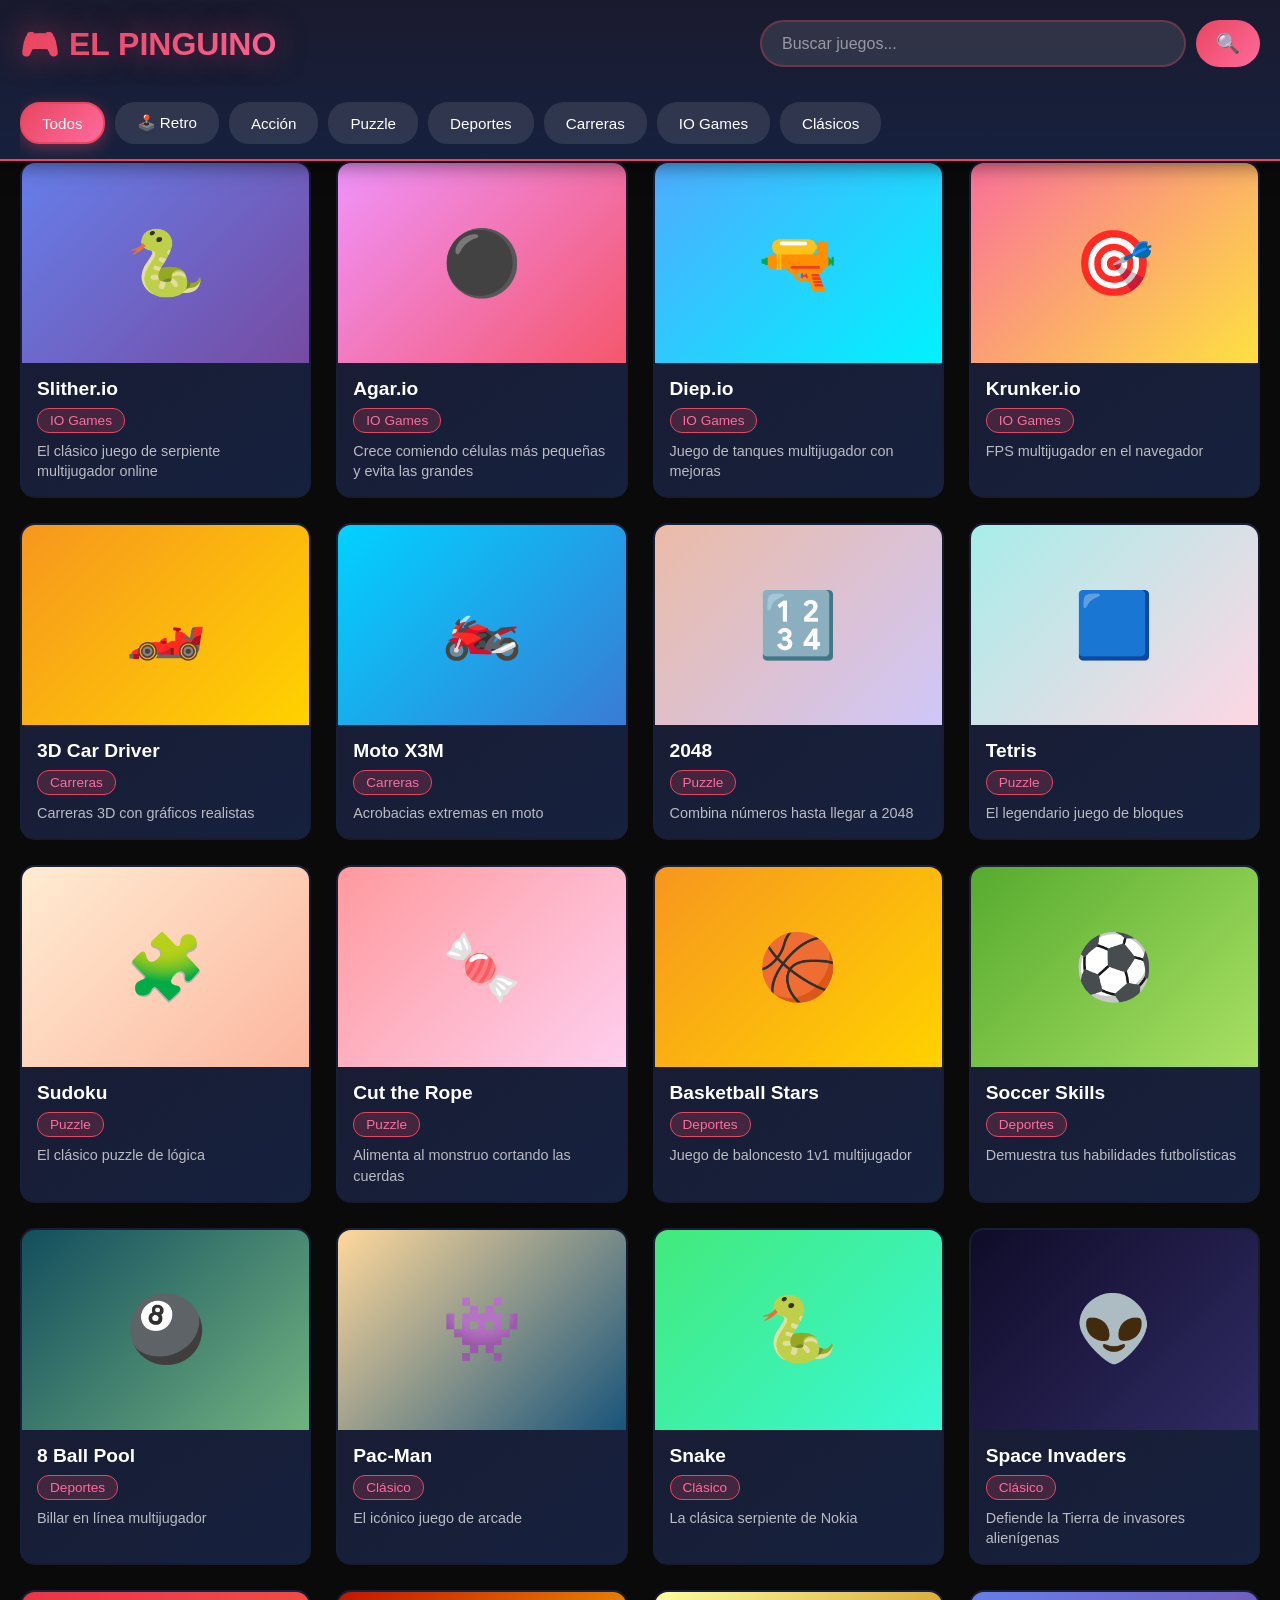
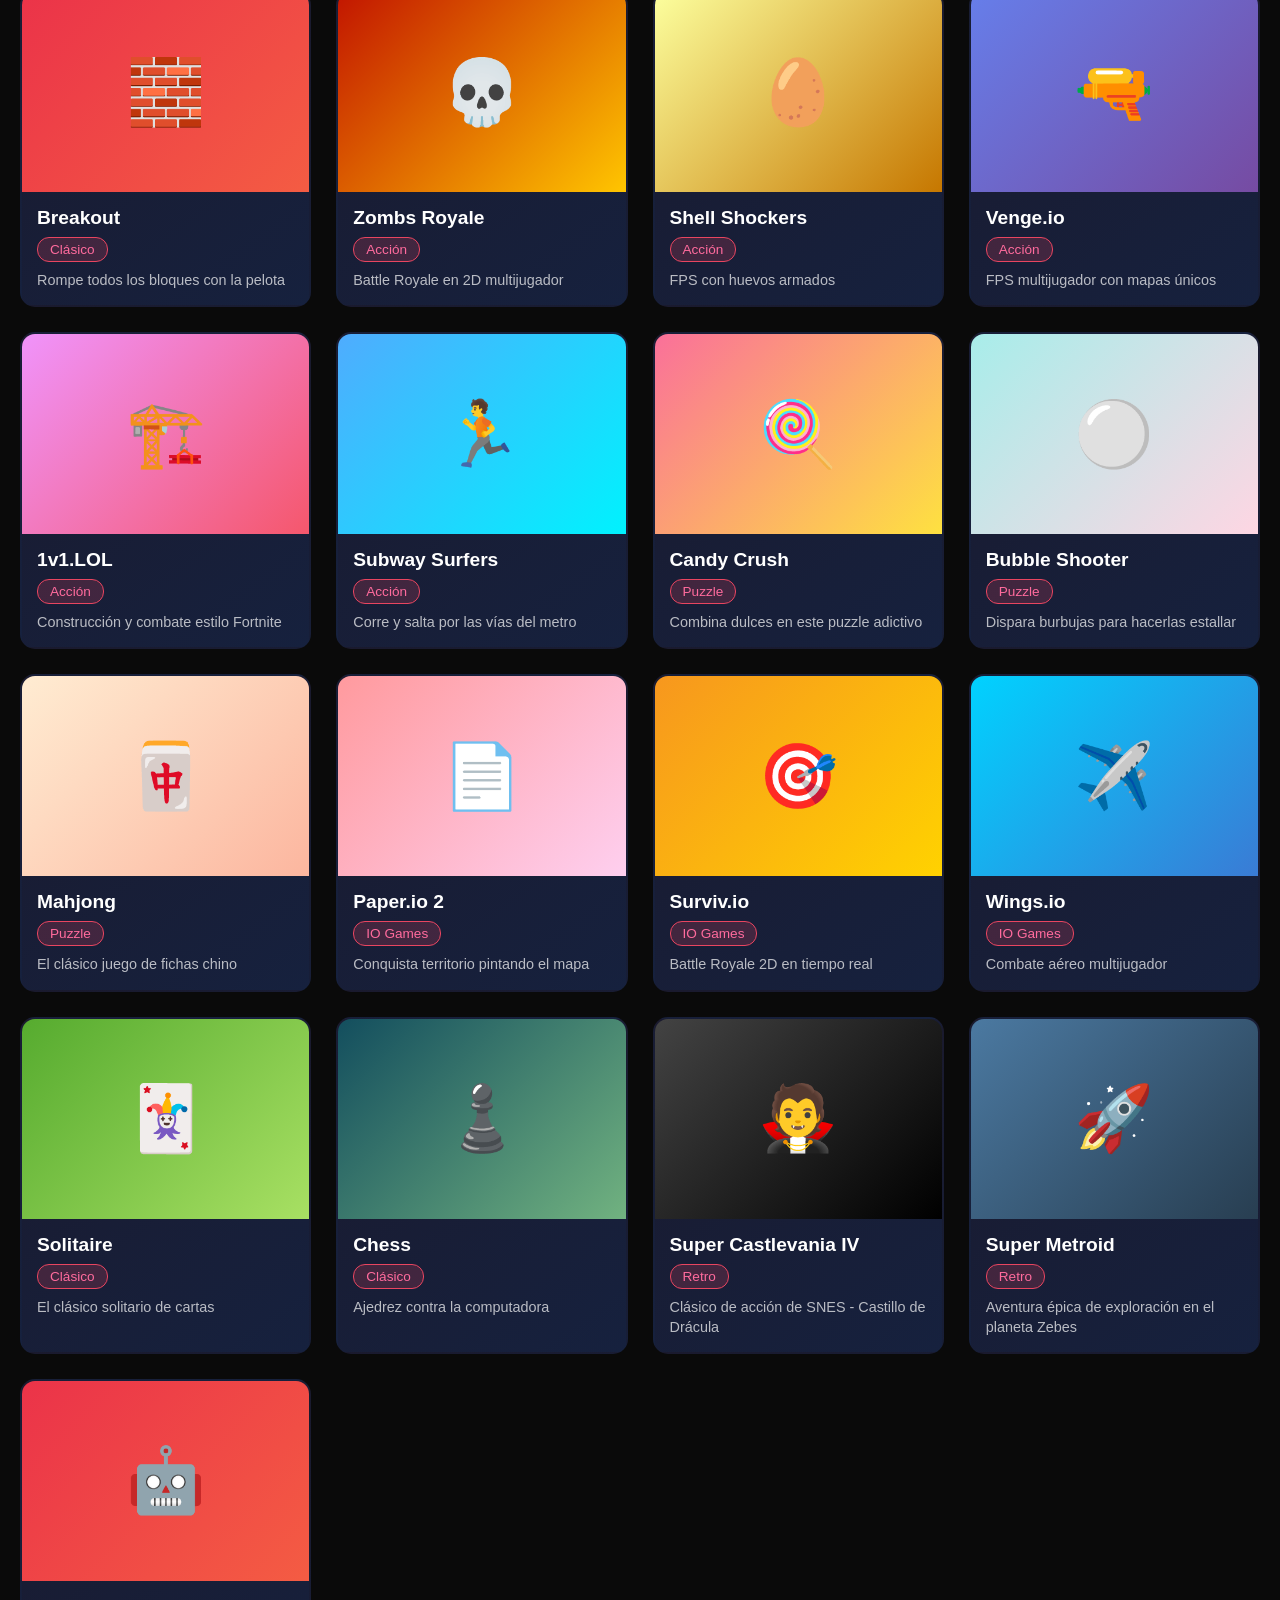
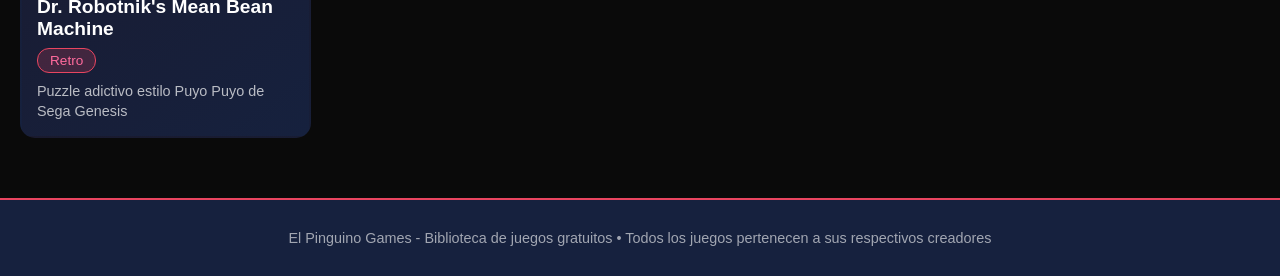
<file: index.html>
<!DOCTYPE html>
<html lang="es">
<head>
    <meta charset="UTF-8">
    <meta name="viewport" content="width=device-width, initial-scale=1.0">
    <title>El Pinguino Games - Biblioteca de Juegos</title>
    <link rel="stylesheet" href="styles.css">
</head>
<body>
    <!-- Header -->
    <header>
        <div class="container">
            <div class="header-content">
                <h1 class="logo">🎮 EL PINGUINO</h1>
                <div class="search-container">
                    <input type="text" id="searchInput" placeholder="Buscar juegos..." class="search-input">
                    <button class="search-btn">🔍</button>
                </div>
            </div>
            <nav class="categories">
                <button class="category-btn active" data-category="all">Todos</button>
                <button class="category-btn" data-category="retro">🕹️ Retro</button>
                <button class="category-btn" data-category="action">Acción</button>
                <button class="category-btn" data-category="puzzle">Puzzle</button>
                <button class="category-btn" data-category="sports">Deportes</button>
                <button class="category-btn" data-category="racing">Carreras</button>
                <button class="category-btn" data-category="io">IO Games</button>
                <button class="category-btn" data-category="classic">Clásicos</button>
            </nav>
        </div>
    </header>

    <!-- Main Content -->
    <main class="container">
        <div id="gamesGrid" class="games-library"></div>

        <div id="noResults" class="no-results" style="display: none;">
            <p>😕 No se encontraron juegos con ese nombre</p>
        </div>
    </main>

    <!-- Game Modal -->
    <div id="gameModal" class="modal">
        <div class="modal-content">
            <div class="modal-header">
                <h2 id="modalTitle"></h2>
                <button class="close-btn" onclick="closeGame()">&times;</button>
            </div>
            <div class="modal-body">
                <iframe id="gameFrame" allowfullscreen></iframe>
            </div>
            <div class="modal-footer">
                <button onclick="fullscreenGame()" class="fullscreen-btn">⛶ Pantalla Completa</button>
                <button onclick="closeGame()" class="close-game-btn">Cerrar</button>
            </div>
        </div>
    </div>

    <!-- Footer -->
    <footer>
        <div class="container">
            <p>El Pinguino Games - Biblioteca de juegos gratuitos • Todos los juegos pertenecen a sus respectivos creadores</p>
        </div>
    </footer>

    <script src="library.js"></script>
</body>
</html>
</file>
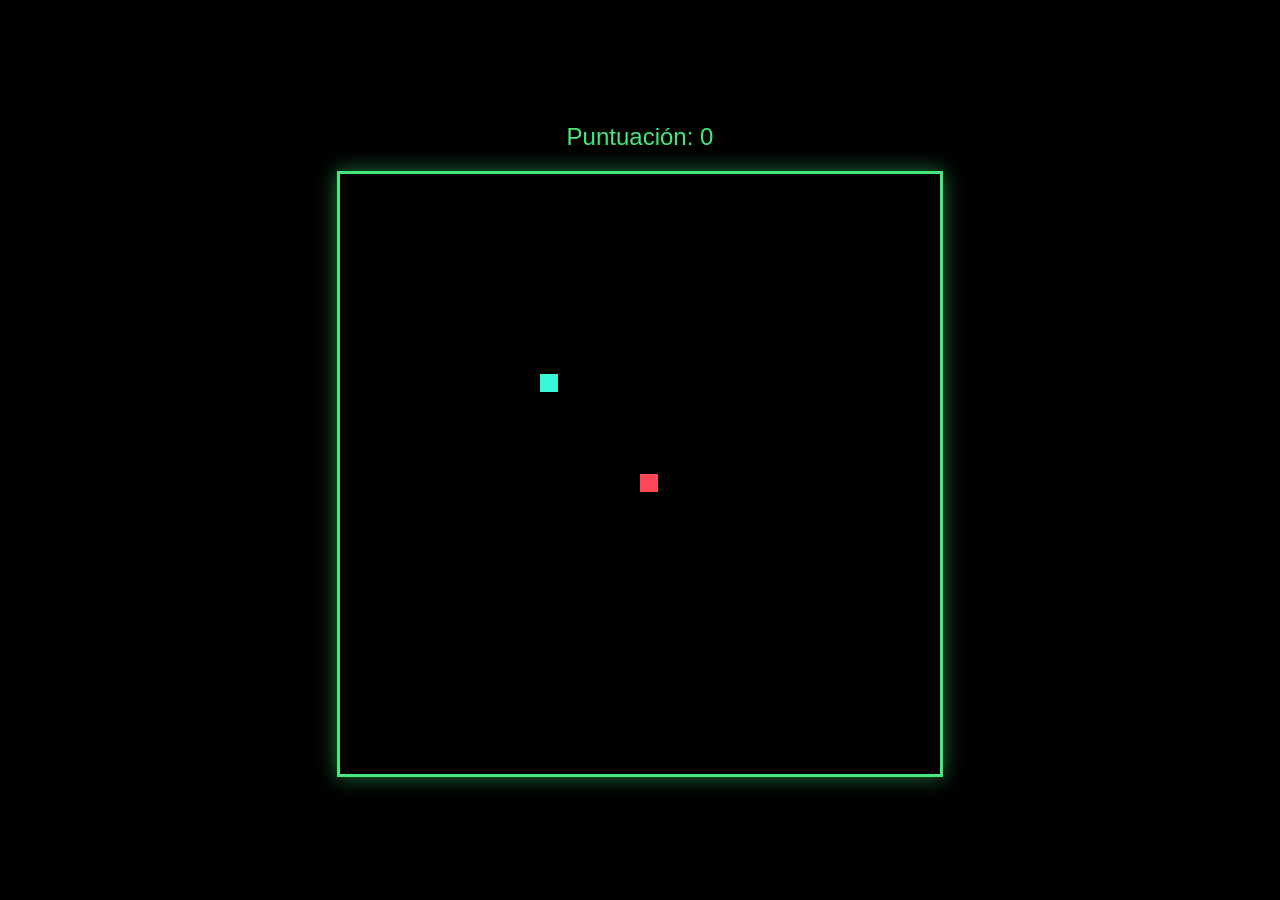
<file: games/snake.html>
<!DOCTYPE html>
<html lang="es">
<head>
    <meta charset="UTF-8">
    <meta name="viewport" content="width=device-width, initial-scale=1.0">
    <title>Snake Game</title>
    <style>
        * {
            margin: 0;
            padding: 0;
            box-sizing: border-box;
        }
        body {
            background: #000;
            display: flex;
            flex-direction: column;
            justify-content: center;
            align-items: center;
            min-height: 100vh;
            font-family: Arial, sans-serif;
            color: #fff;
        }
        #gameCanvas {
            border: 3px solid #43e97b;
            box-shadow: 0 0 20px rgba(67, 233, 123, 0.5);
        }
        #score {
            font-size: 24px;
            margin-bottom: 20px;
            color: #43e97b;
        }
        #gameOver {
            display: none;
            position: absolute;
            top: 50%;
            left: 50%;
            transform: translate(-50%, -50%);
            background: rgba(0, 0, 0, 0.9);
            padding: 40px;
            border-radius: 10px;
            text-align: center;
            border: 2px solid #43e97b;
        }
        #gameOver h1 {
            color: #ff4757;
            margin-bottom: 20px;
        }
        button {
            background: #43e97b;
            color: #000;
            border: none;
            padding: 15px 30px;
            font-size: 18px;
            border-radius: 5px;
            cursor: pointer;
            margin-top: 20px;
        }
        button:hover {
            background: #38f9d7;
        }
    </style>
</head>
<body>
    <div id="score">Puntuación: 0</div>
    <canvas id="gameCanvas" width="600" height="600"></canvas>
    <div id="gameOver">
        <h1>Game Over!</h1>
        <p id="finalScore"></p>
        <button onclick="location.reload()">Jugar de Nuevo</button>
    </div>

    <script>
        const canvas = document.getElementById('gameCanvas');
        const ctx = canvas.getContext('2d');
        const scoreElement = document.getElementById('score');
        const gameOverElement = document.getElementById('gameOver');
        const finalScoreElement = document.getElementById('finalScore');

        const gridSize = 20;
        const tileCount = canvas.width / gridSize;

        let snake = [{x: 10, y: 10}];
        let food = {x: 15, y: 15};
        let dx = 0;
        let dy = 0;
        let score = 0;
        let gameRunning = true;

        document.addEventListener('keydown', changeDirection);

        function changeDirection(e) {
            const LEFT = 37, UP = 38, RIGHT = 39, DOWN = 40;
            const W = 87, A = 65, S = 83, D = 68;

            const keyPressed = e.keyCode;

            if ((keyPressed === LEFT || keyPressed === A) && dx === 0) {
                dx = -1; dy = 0;
            }
            if ((keyPressed === UP || keyPressed === W) && dy === 0) {
                dx = 0; dy = -1;
            }
            if ((keyPressed === RIGHT || keyPressed === D) && dx === 0) {
                dx = 1; dy = 0;
            }
            if ((keyPressed === DOWN || keyPressed === S) && dy === 0) {
                dx = 0; dy = 1;
            }
        }

        function gameLoop() {
            if (!gameRunning) return;

            setTimeout(() => {
                clearCanvas();
                moveSnake();
                drawSnake();
                drawFood();
                checkCollision();
                gameLoop();
            }, 100);
        }

        function clearCanvas() {
            ctx.fillStyle = '#000';
            ctx.fillRect(0, 0, canvas.width, canvas.height);
        }

        function moveSnake() {
            if (dx === 0 && dy === 0) return;

            const head = {x: snake[0].x + dx, y: snake[0].y + dy};
            snake.unshift(head);

            if (head.x === food.x && head.y === food.y) {
                score += 10;
                scoreElement.textContent = 'Puntuación: ' + score;
                generateFood();
            } else {
                snake.pop();
            }
        }

        function drawSnake() {
            ctx.fillStyle = '#43e97b';
            snake.forEach((segment, index) => {
                if (index === 0) {
                    ctx.fillStyle = '#38f9d7';
                } else {
                    ctx.fillStyle = '#43e97b';
                }
                ctx.fillRect(
                    segment.x * gridSize,
                    segment.y * gridSize,
                    gridSize - 2,
                    gridSize - 2
                );
            });
        }

        function drawFood() {
            ctx.fillStyle = '#ff4757';
            ctx.fillRect(
                food.x * gridSize,
                food.y * gridSize,
                gridSize - 2,
                gridSize - 2
            );
        }

        function generateFood() {
            food.x = Math.floor(Math.random() * tileCount);
            food.y = Math.floor(Math.random() * tileCount);

            // Ensure food doesn't spawn on snake
            snake.forEach(segment => {
                if (segment.x === food.x && segment.y === food.y) {
                    generateFood();
                }
            });
        }

        function checkCollision() {
            const head = snake[0];

            // Wall collision
            if (head.x < 0 || head.x >= tileCount || head.y < 0 || head.y >= tileCount) {
                endGame();
            }

            // Self collision
            for (let i = 1; i < snake.length; i++) {
                if (head.x === snake[i].x && head.y === snake[i].y) {
                    endGame();
                }
            }
        }

        function endGame() {
            gameRunning = false;
            finalScoreElement.textContent = 'Puntuación Final: ' + score;
            gameOverElement.style.display = 'block';
        }

        gameLoop();
    </script>
</body>
</html>
</file>
<file: styles.css>
/* Reset y Base */
* {
    margin: 0;
    padding: 0;
    box-sizing: border-box;
}

body {
    font-family: 'Segoe UI', Tahoma, Geneva, Verdana, sans-serif;
    background: #0a0a0a;
    color: #fff;
    min-height: 100vh;
}

.container {
    max-width: 1400px;
    margin: 0 auto;
    padding: 0 20px;
}

/* Header */
header {
    background: linear-gradient(180deg, #1a1a2e 0%, #16213e 100%);
    border-bottom: 2px solid #e94560;
    position: sticky;
    top: 0;
    z-index: 100;
    box-shadow: 0 4px 20px rgba(0, 0, 0, 0.5);
}

.header-content {
    display: flex;
    justify-content: space-between;
    align-items: center;
    padding: 20px 0;
    gap: 20px;
}

.logo {
    font-size: 2em;
    font-weight: bold;
    background: linear-gradient(135deg, #e94560 0%, #ff6b9d 100%);
    -webkit-background-clip: text;
    -webkit-text-fill-color: transparent;
    background-clip: text;
    text-shadow: 0 0 30px rgba(233, 69, 96, 0.5);
}

/* Search Bar */
.search-container {
    display: flex;
    gap: 10px;
    flex: 1;
    max-width: 500px;
}

.search-input {
    flex: 1;
    padding: 12px 20px;
    background: rgba(255, 255, 255, 0.1);
    border: 2px solid rgba(233, 69, 96, 0.3);
    border-radius: 25px;
    color: #fff;
    font-size: 1em;
    outline: none;
    transition: all 0.3s ease;
}

.search-input::placeholder {
    color: rgba(255, 255, 255, 0.5);
}

.search-input:focus {
    border-color: #e94560;
    background: rgba(255, 255, 255, 0.15);
    box-shadow: 0 0 20px rgba(233, 69, 96, 0.3);
}

.search-btn {
    padding: 12px 20px;
    background: linear-gradient(135deg, #e94560 0%, #ff6b9d 100%);
    border: none;
    border-radius: 25px;
    color: white;
    cursor: pointer;
    font-size: 1.2em;
    transition: all 0.3s ease;
}

.search-btn:hover {
    transform: scale(1.1);
    box-shadow: 0 0 20px rgba(233, 69, 96, 0.6);
}

/* Categories */
.categories {
    display: flex;
    gap: 10px;
    padding: 15px 0;
    overflow-x: auto;
    scrollbar-width: thin;
    scrollbar-color: #e94560 transparent;
}

.categories::-webkit-scrollbar {
    height: 6px;
}

.categories::-webkit-scrollbar-track {
    background: transparent;
}

.categories::-webkit-scrollbar-thumb {
    background: #e94560;
    border-radius: 3px;
}

.category-btn {
    padding: 10px 20px;
    background: rgba(255, 255, 255, 0.1);
    border: 2px solid transparent;
    border-radius: 20px;
    color: #fff;
    cursor: pointer;
    font-size: 0.95em;
    font-weight: 500;
    white-space: nowrap;
    transition: all 0.3s ease;
}

.category-btn:hover {
    background: rgba(233, 69, 96, 0.2);
    border-color: #e94560;
}

.category-btn.active {
    background: linear-gradient(135deg, #e94560 0%, #ff6b9d 100%);
    border-color: #e94560;
    box-shadow: 0 4px 15px rgba(233, 69, 96, 0.4);
}

/* Main Content */
main {
    padding: 40px 20px;
    min-height: calc(100vh - 300px);
}

/* Games Library Grid */
.games-library {
    display: grid;
    grid-template-columns: repeat(auto-fill, minmax(280px, 1fr));
    gap: 25px;
    margin-bottom: 40px;
}

/* Game Card */
.game-item {
    background: linear-gradient(145deg, #1a1a2e 0%, #16213e 100%);
    border-radius: 15px;
    overflow: hidden;
    cursor: pointer;
    transition: all 0.3s ease;
    border: 2px solid transparent;
    position: relative;
}

.game-item:hover {
    transform: translateY(-10px);
    border-color: #e94560;
    box-shadow: 0 10px 30px rgba(233, 69, 96, 0.4);
}

.game-thumbnail {
    width: 100%;
    height: 200px;
    background: linear-gradient(135deg, #667eea 0%, #764ba2 100%);
    display: flex;
    align-items: center;
    justify-content: center;
    font-size: 4em;
    position: relative;
    overflow: hidden;
}

.game-thumbnail::after {
    content: '▶';
    position: absolute;
    top: 50%;
    left: 50%;
    transform: translate(-50%, -50%);
    font-size: 0.5em;
    background: rgba(0, 0, 0, 0.7);
    width: 60px;
    height: 60px;
    border-radius: 50%;
    display: flex;
    align-items: center;
    justify-content: center;
    opacity: 0;
    transition: opacity 0.3s ease;
}

.game-item:hover .game-thumbnail::after {
    opacity: 1;
}

.game-info {
    padding: 15px;
}

.game-title {
    font-size: 1.2em;
    font-weight: bold;
    margin-bottom: 8px;
    color: #fff;
}

.game-category {
    display: inline-block;
    padding: 4px 12px;
    background: rgba(233, 69, 96, 0.2);
    border: 1px solid #e94560;
    border-radius: 12px;
    font-size: 0.85em;
    color: #ff6b9d;
    margin-bottom: 8px;
}

.game-description {
    font-size: 0.9em;
    color: rgba(255, 255, 255, 0.7);
    line-height: 1.4;
}

/* No Results */
.no-results {
    text-align: center;
    padding: 60px 20px;
    font-size: 1.2em;
    color: rgba(255, 255, 255, 0.5);
}

/* Modal */
.modal {
    display: none;
    position: fixed;
    top: 0;
    left: 0;
    width: 100%;
    height: 100%;
    background: rgba(0, 0, 0, 0.95);
    z-index: 1000;
    animation: fadeIn 0.3s ease;
}

.modal.active {
    display: flex;
    align-items: center;
    justify-content: center;
}

@keyframes fadeIn {
    from { opacity: 0; }
    to { opacity: 1; }
}

.modal-content {
    width: 95%;
    max-width: 1200px;
    background: #1a1a2e;
    border-radius: 15px;
    overflow: hidden;
    border: 2px solid #e94560;
    box-shadow: 0 10px 50px rgba(233, 69, 96, 0.3);
    animation: slideUp 0.4s ease;
}

@keyframes slideUp {
    from {
        transform: translateY(50px);
        opacity: 0;
    }
    to {
        transform: translateY(0);
        opacity: 1;
    }
}

.modal-header {
    display: flex;
    justify-content: space-between;
    align-items: center;
    padding: 20px 30px;
    background: linear-gradient(135deg, #e94560 0%, #ff6b9d 100%);
}

.modal-header h2 {
    font-size: 1.5em;
    color: #fff;
}

.close-btn {
    background: none;
    border: none;
    color: #fff;
    font-size: 2.5em;
    cursor: pointer;
    line-height: 1;
    transition: transform 0.2s ease;
}

.close-btn:hover {
    transform: scale(1.2) rotate(90deg);
}

.modal-body {
    padding: 0;
    background: #000;
}

#gameFrame {
    width: 100%;
    height: 70vh;
    border: none;
    display: block;
}

.modal-footer {
    padding: 20px 30px;
    background: #16213e;
    display: flex;
    gap: 15px;
    justify-content: center;
}

.fullscreen-btn,
.close-game-btn {
    padding: 12px 30px;
    border: none;
    border-radius: 25px;
    font-size: 1em;
    font-weight: 600;
    cursor: pointer;
    transition: all 0.3s ease;
}

.fullscreen-btn {
    background: linear-gradient(135deg, #667eea 0%, #764ba2 100%);
    color: white;
}

.fullscreen-btn:hover {
    transform: scale(1.05);
    box-shadow: 0 5px 20px rgba(102, 126, 234, 0.4);
}

.close-game-btn {
    background: rgba(255, 255, 255, 0.1);
    color: white;
    border: 2px solid rgba(255, 255, 255, 0.2);
}

.close-game-btn:hover {
    background: rgba(255, 255, 255, 0.2);
    border-color: #e94560;
}

/* Footer */
footer {
    background: #16213e;
    border-top: 2px solid #e94560;
    padding: 30px 0;
    text-align: center;
    margin-top: 60px;
}

footer p {
    color: rgba(255, 255, 255, 0.6);
    font-size: 0.9em;
}

/* Responsive */
@media (max-width: 768px) {
    .header-content {
        flex-direction: column;
    }

    .search-container {
        width: 100%;
        max-width: 100%;
    }

    .logo {
        font-size: 1.5em;
    }

    .games-library {
        grid-template-columns: repeat(auto-fill, minmax(200px, 1fr));
        gap: 15px;
    }

    .categories {
        padding-bottom: 10px;
    }

    #gameFrame {
        height: 50vh;
    }

    .modal-content {
        width: 98%;
        margin: 10px;
    }
}

@media (max-width: 480px) {
    .games-library {
        grid-template-columns: 1fr;
    }

    .game-thumbnail {
        height: 180px;
    }
}
</file>
